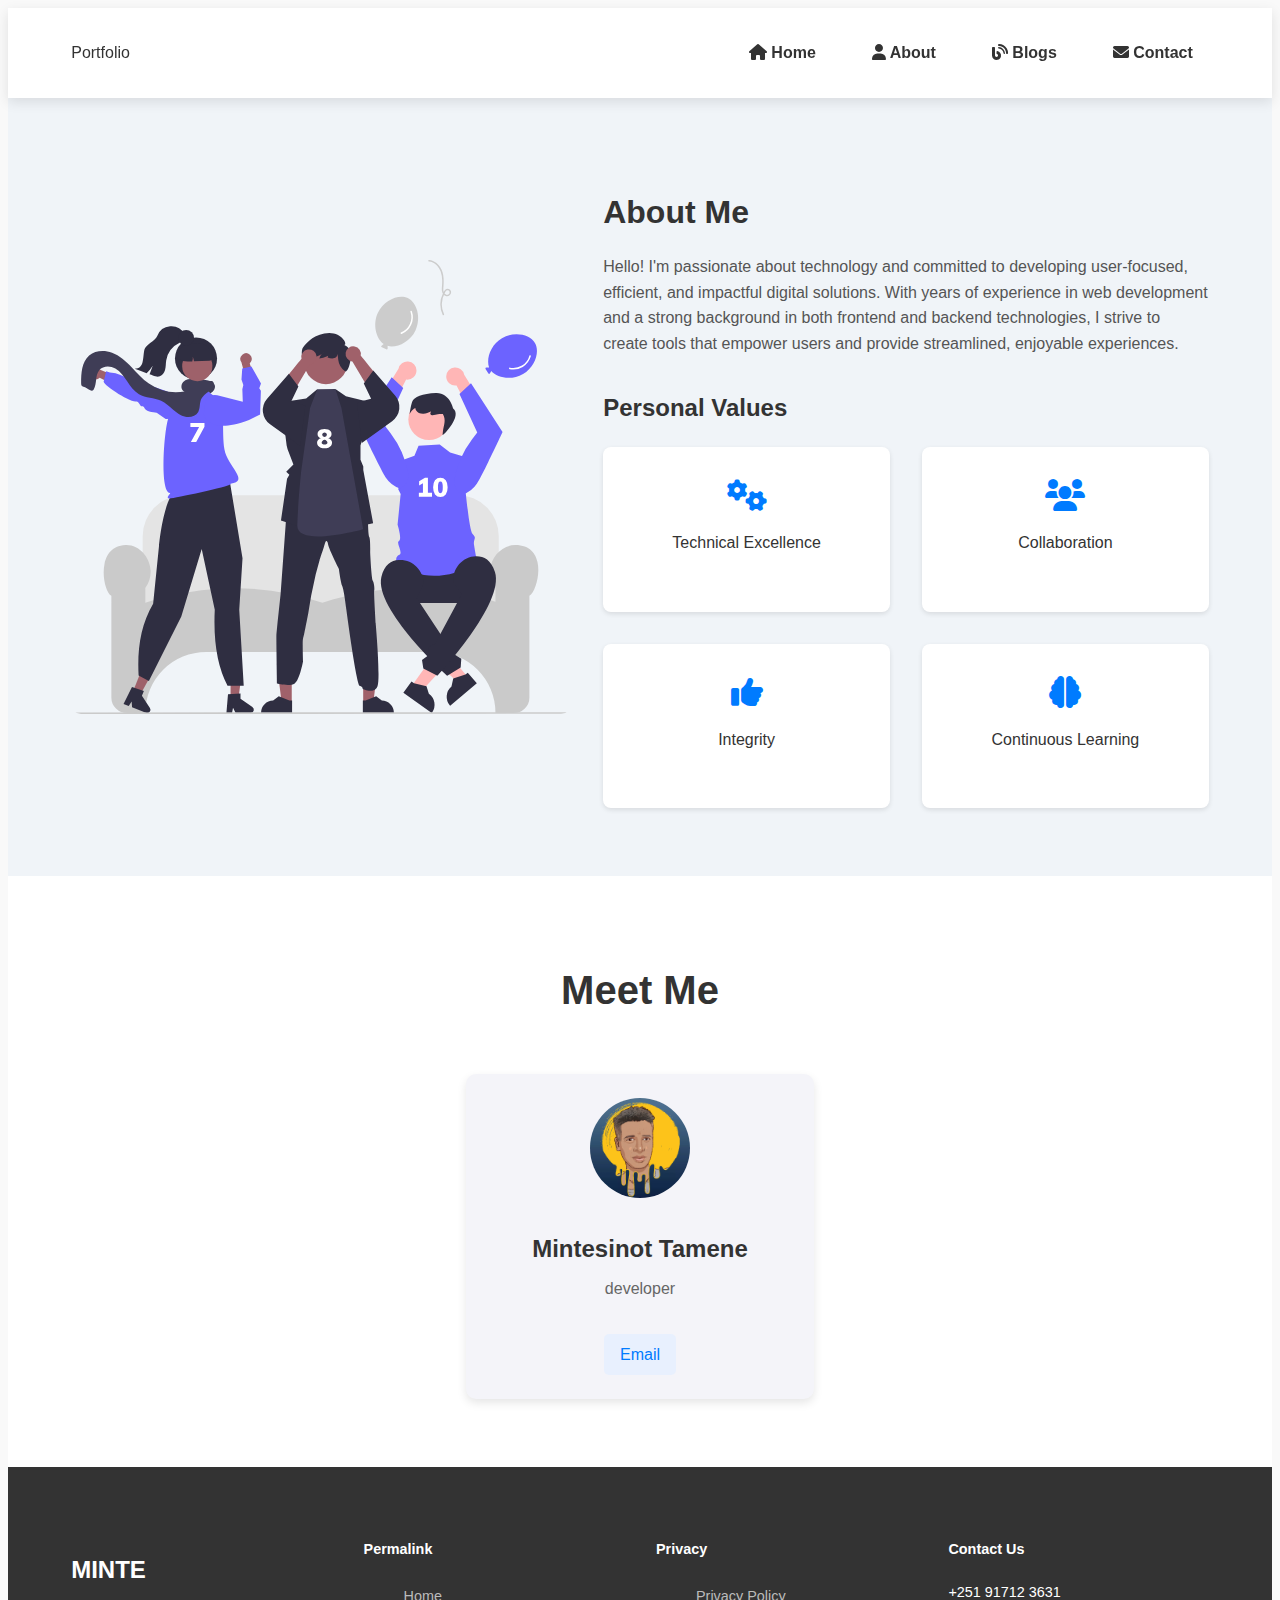
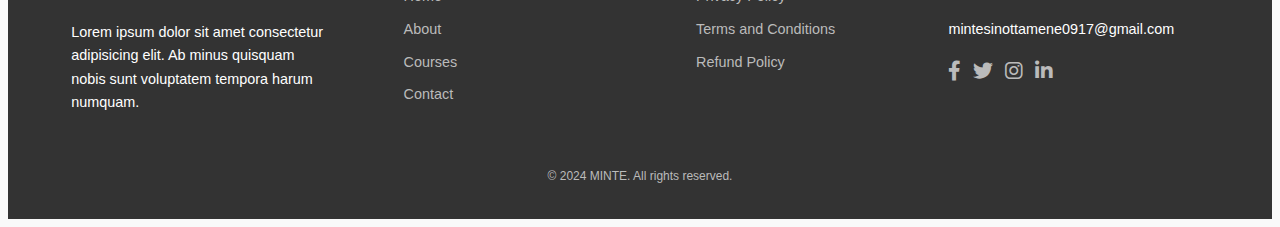
<file: about.html>
<!DOCTYPE html>
<html lang="en">
  <head>
    <meta charset="UTF-8" />
    <meta name="viewport" content="width=device-width, initial-scale=1.0" />
    <title>Portfolio Using HTML, CSS & JS</title>
    <link rel="stylesheet" href="./css/about.css" />
    <link
      rel="stylesheet"
      href="https://cdnjs.cloudflare.com/ajax/libs/font-awesome/6.0.0-beta3/css/all.min.css"
    />
  </head>
  <body>
    <!-- Navigation -->
    <nav>
      <div class="container nav_container">
        <a href="index.html" class="tracking-in-contract-bck">Portfolio</a>
        <ul class="nav_menu">
          <li>
            <a href="index.html"
              ><i class="fas fa-home"></i> <span>Home</span></a
            >
          </li>
          <li>
            <a href="about.html"
              ><i class="fas fa-user"></i> <span>About</span></a
            >
          </li>
          <li>
            <a href="blog.html"
              ><i class="fas fa-blog"></i> <span>Blogs</span></a
            >
          </li>
          <li>
            <a href="contact.html"
              ><i class="fas fa-envelope"></i> <span>Contact</span></a
            >
          </li>
        </ul>
        <button id="toggle-menu" aria-label="Toggle Navigation">
          <img src="asset/menu.svg" id="menu-icon" alt="Menu Icon" />
        </button>
      </div>
    </nav>

    <!-- About Achievements Section -->
    <section class="about_achievements">
      <div class="container about_achievements-container">
        <div class="about_achievements-left">
          <img src="./images/about achievements.svg" alt="Achievements" />
        </div>
        <div class="about_achievements-right">
          <h1>About Me</h1>
          <p>
            Hello! I'm passionate about technology and committed to developing
            user-focused, efficient, and impactful digital solutions. With years
            of experience in web development and a strong background in both
            frontend and backend technologies, I strive to create tools that
            empower users and provide streamlined, enjoyable experiences.
          </p>
          <h2>Personal Values</h2>
          <div class="achievements_cards">
            <article class="achievement_card">
              <span class="achievements_icon"><i class="fas fa-cogs"></i></span>
              <p>Technical Excellence</p>
            </article>
            <article class="achievement_card">
              <span class="achievements_icon"><i class="fas fa-users"></i></span>
              <p>Collaboration</p>
            </article>
            <article class="achievement_card">
              <span class="achievements_icon"><i class="fas fa-thumbs-up"></i></span>
              <p>Integrity</p>
            </article>
            <article class="achievement_card">
              <span class="achievements_icon"><i class="fas fa-brain"></i></span>
              <p>Continuous Learning</p>
            </article>
          </div>
        </div>
      </div>
    </section>
    

    <!-- Team Section -->
    <section class="team">
      <h2>Meet Me</h2>
      <div class="container team_container">
        <article class="team_member">
          <div class="team_member-image">
            <img src="./images/avatar.jpg" alt="Shatta Wale" />
          </div>
          <div class="team_member-info">
            <h4>Mintesinot Tamene</h4>
            <p>developer</p>
          </div>
          <div class="team_member-socials">
            <a href="mailto:mintesinottamene0917@gmail.com">Email</a>
          </div>
        </article>
        <!-- Repeat for other team members as needed -->
      </div>
    </section>

    <!-- Footer Section -->
    <footer>
      <div class="container footer_container">
        <div class="footer_1">
          <a href="index.html" class="footer_logo">
            <h4>MINTE</h4>
          </a>
          <p>
            Lorem ipsum dolor sit amet consectetur adipisicing elit. Ab minus
            quisquam nobis sunt voluptatem tempora harum numquam.
          </p>
        </div>
        <div class="footer_2">
          <h4>Permalink</h4>
          <ul class="permalinks">
            <li><a href="index.html">Home</a></li>
            <li><a href="about.html">About</a></li>
            <li><a href="blog.html">Courses</a></li>
            <li><a href="contact.html">Contact</a></li>
          </ul>
        </div>
        <div class="footer_3">
          <h4>Privacy</h4>
          <ul class="privacy">
            <li><a href="#">Privacy Policy</a></li>
            <li><a href="#">Terms and Conditions</a></li>
            <li><a href="#">Refund Policy</a></li>
          </ul>
        </div>
        <div class="footer_4">
          <h4>Contact Us</h4>
          <div>
            <p>+251 91712 3631</p>
            <p>
              <a href="mailto:mintesinottamene0917@gmail.com"
                >mintesinottamene0917@gmail.com</a
              >
            </p>
          </div>
          <div class="footer_socials">
            <a href="#" aria-label="Facebook" class="social_icon"
              ><i class="fab fa-facebook-f"></i
            ></a>
            <a href="#" aria-label="Twitter" class="social_icon"
              ><i class="fab fa-twitter"></i
            ></a>
            <a href="#" aria-label="Instagram" class="social_icon"
              ><i class="fab fa-instagram"></i
            ></a>
            <a href="#" aria-label="LinkedIn" class="social_icon"
              ><i class="fab fa-linkedin-in"></i
            ></a>
          </div>
        </div>
      </div>
      <div class="footer_copyright">
        <small>&copy; 2024 MINTE. All rights reserved.</small>
      </div>
    </footer>

    <!-- JavaScript for Toggle Menu -->
    <script>
      document
        .getElementById("toggle-menu")
        .addEventListener("click", function () {
          const navMenu = document.querySelector(".nav_menu");
          navMenu.classList.toggle("show");
        });
    </script>
  </body>
</html>
</file>
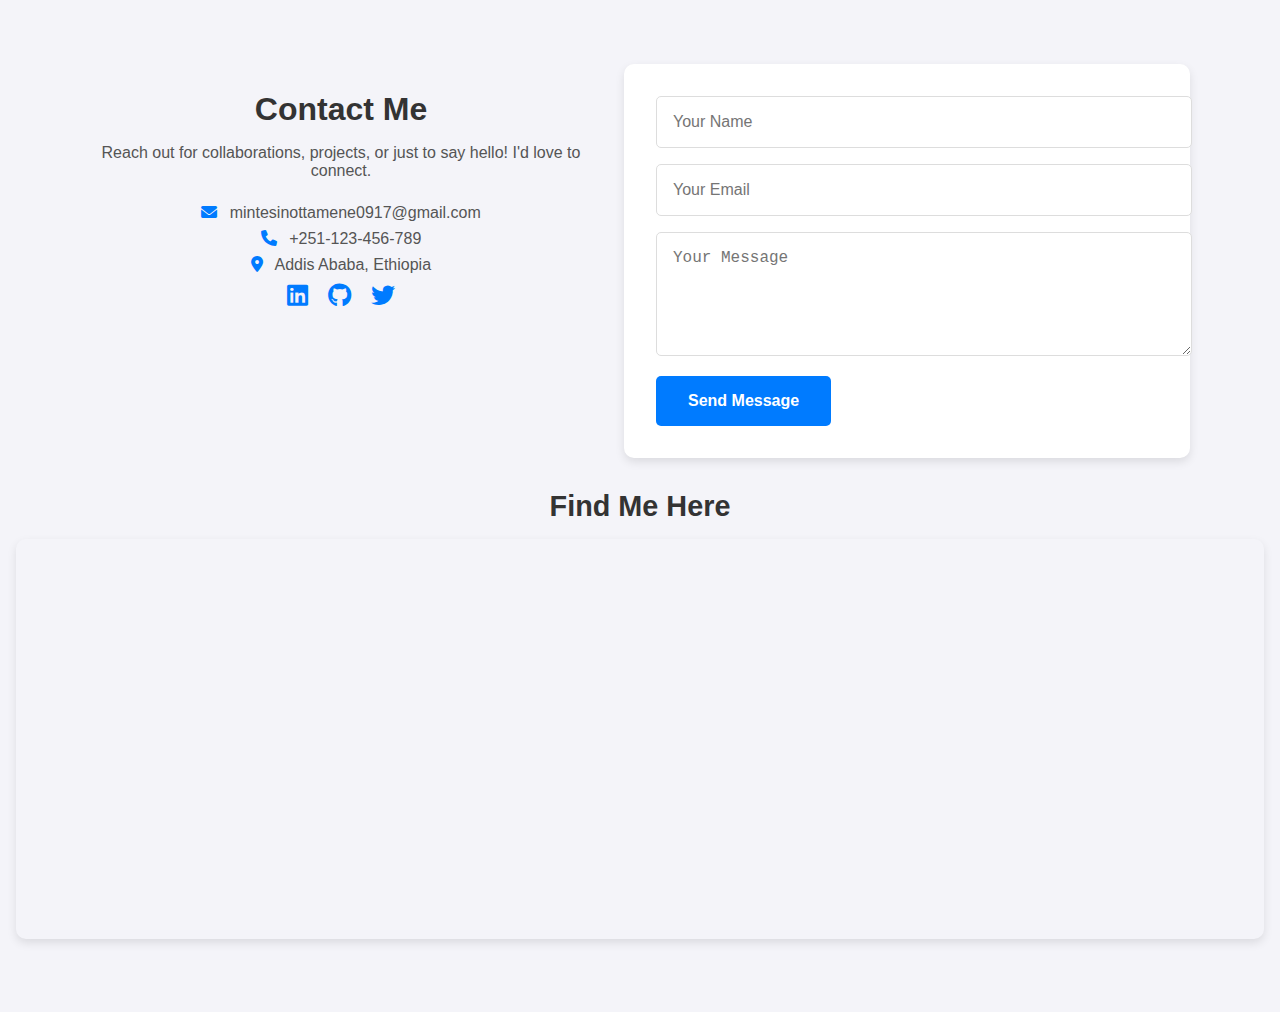
<file: contact.html>
<!DOCTYPE html>
<html lang="en">
<head>
  <meta charset="UTF-8">
  <meta name="viewport" content="width=device-width, initial-scale=1.0">
  <title>Contact Me</title>
  <link rel="stylesheet" href="./css/contact.css">
  <link rel="stylesheet" href="https://cdnjs.cloudflare.com/ajax/libs/font-awesome/6.0.0-beta3/css/all.min.css">
</head>
<body>
  <section class="contact">
    <div class="container contact_container">
      <div class="contact_info">
        <h2>Contact Me</h2>
        <p>
          Reach out for collaborations, projects, or just to say hello! I'd love to connect.
        </p>
        <div class="contact_details">
          <p><i class="fas fa-envelope"></i> mintesinottamene0917@gmail.com</p>
          <p><i class="fas fa-phone"></i> +251-123-456-789</p>
          <p><i class="fas fa-map-marker-alt"></i> Addis Ababa, Ethiopia</p>
        </div>
        <div class="contact_socials">
          <a href="#" target="_blank" aria-label="LinkedIn"><i class="fab fa-linkedin"></i></a>
          <a href="#" target="_blank" aria-label="GitHub"><i class="fab fa-github"></i></a>
          <a href="#" target="_blank" aria-label="Twitter"><i class="fab fa-twitter"></i></a>
        </div>
      </div>
      <form class="contact_form">
        <input type="text" name="name" placeholder="Your Name" required />
        <input type="email" name="email" placeholder="Your Email" required />
        <textarea name="message" rows="5" placeholder="Your Message" required></textarea>
        <button type="submit" class="btn">Send Message</button>
      </form>
    </div>
    <div class="map_container">
      <h3>Find Me Here</h3>
      <iframe
        src="https://www.google.com/maps/embed?pb=!1m18!1m12!1m3!1d31697.370981946177!2d38.70715846837765!3d9.012301118640763!2m3!1f0!2f0!3f0!3m2!1i1024!2i768!4f13.1!3m3!1m2!1s0x164b8516b13c72e9%3A0x1f6e8c5d4bcf8e8a!2sAddis%20Ababa%2C%20Ethiopia!5e0!3m2!1sen!2sus!4v1639689247340!5m2!1sen!2sus"
        width="100%"
        height="400"
        style="border: 0"
        allowfullscreen=""
        loading="lazy"
      ></iframe>
    </div>
  </section>
</body>
</html>
</file>
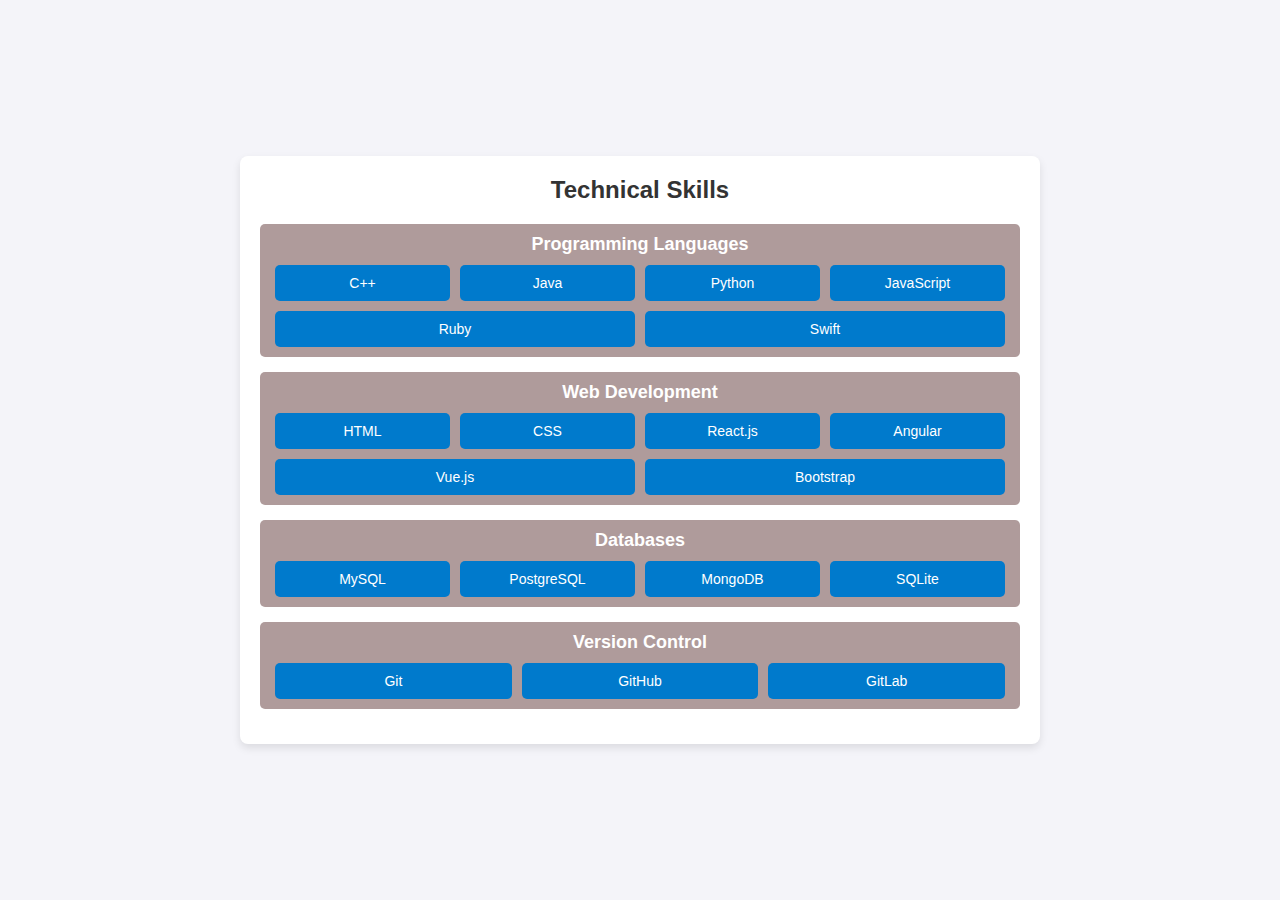
<file: test.html>
<!DOCTYPE html>
<html lang="en">
  <head>
    <meta charset="UTF-8" />
    <meta name="viewport" content="width=device-width, initial-scale=1.0" />
    <title>Technical Skills</title>
    <!-- Link Font Awesome for Icons -->
  <link rel="stylesheet" href="https://cdnjs.cloudflare.com/ajax/libs/font-awesome/6.0.0-beta3/css/all.min.css">
    <style>
      * {
        margin: 0;
        padding: 0;
        box-sizing: border-box;
        font-family: Arial, sans-serif;
      }

      body {
        display: flex;
        justify-content: center;
        align-items: center;
        min-height: 100vh;
        background-color: #f4f4f9;
        padding: 20px;
      }

      .skills-container {
        width: 100%;
        max-width: 800px;
        background-color: #fff;
        padding: 20px;
        border-radius: 8px;
        box-shadow: 0 4px 8px rgba(0, 0, 0, 0.1);
      }

      h2 {
        font-size: 24px;
        color: #333;
        margin-bottom: 20px;
        text-align: center;
      }

      .skill-category {
        margin-bottom: 15px;
        flex: 1 1 100px;
        padding: 10px 15px;
        background-color: #af9b9b;
        border-radius: 5px;
        text-align: center;
        font-size: 14px;
      }

      .skill-category h3 {
        font-size: 18px;
        color: #fff;
        margin-bottom: 10px;
      }

      .skills-list {
        display: flex;
        flex-wrap: wrap;
        gap: 10px;
      }

      .skill-item {
        flex: 1 1 100px;
        padding: 10px 15px;
        background-color: #007acc;
        color: #fff;
        border-radius: 5px;
        text-align: center;
        font-size: 14px;
        white-space: nowrap;
      }

      /* Responsive Design */
      @media (min-width: 576px) {
        .skill-item {
          flex: 1 1 calc(50% - 10px);
        }
      }

      @media (min-width: 768px) {
        .skill-item {
          flex: 1 1 calc(33.333% - 10px);
        }
      }

      @media (min-width: 992px) {
        .skill-item {
          flex: 1 1 calc(25% - 10px);
        }
      }
    </style>
  </head>
  <body>
    <div class="skills-container">
      <h2>Technical Skills</h2>

      <div class="skill-category">
        <h3>Programming Languages</h3>
        <div class="skills-list">
          <div class="skill-item">C++</div>
          <div class="skill-item">Java</div>
          <div class="skill-item">Python</div>
          <div class="skill-item">JavaScript</div>
          <div class="skill-item">Ruby</div>
          <div class="skill-item">Swift</div>
        </div>
      </div>

      <div class="skill-category">
        <h3>Web Development</h3>
        <div class="skills-list">
          <div class="skill-item">HTML</div>
          <div class="skill-item">CSS</div>
          <div class="skill-item">React.js</div>
          <div class="skill-item">Angular</div>
          <div class="skill-item">Vue.js</div>
          <div class="skill-item">Bootstrap</div>
        </div>
      </div>

      <div class="skill-category">
        <h3>Databases</h3>
        <div class="skills-list">
          <div class="skill-item">MySQL</div>
          <div class="skill-item">PostgreSQL</div>
          <div class="skill-item">MongoDB</div>
          <div class="skill-item">SQLite</div>
        </div>
      </div>

      <div class="skill-category">
        <h3>Version Control</h3>
        <div class="skills-list">
          <div class="skill-item">Git</div>
          <div class="skill-item">GitHub</div>
          <div class="skill-item">GitLab</div>
        </div>
      </div>
    </div>
  </body>
</html>
</file>
<file: css/about.css>
body {
  font-family: 'Segoe UI', Tahoma, Geneva, Verdana, sans-serif;
  line-height: 1.6;
  background-color: #f9f9f9;
  color: #333;
}

/* General Image Styling */
img {
  display: block;
  max-width: 100%;
  height: auto; /* Ensures images maintain aspect ratio */
  border-radius: 8px; /* Optional: rounded corners */
}

/* Specific Image Container */
.about_achievements-left img {
  width: 100%;
  height: auto;
  object-fit: cover; /* Maintain image aspect ratio within its container */
  border-radius: 10px;
  transition: transform 0.3s ease;
}

.about_achievements-left img:hover {
  transform: scale(1.05); /* Zoom effect on hover */
}

/* Team Member Image */
.team_member-image img {
  border-radius: 50%;
  width: 150px;
  height: 150px;
  object-fit: cover; /* Keeps the image centered and cropped in a circle */
  margin-bottom: 1rem;
}

a {
  color: inherit;
  text-decoration: none;
  transition: color 0.3s ease;
}

a:hover {
  color: #007bff;
}

.container {
  width: 90%;
  max-width: 1200px;
  margin: 0 auto;
  padding: 20px 0;
}

/* Navbar */
nav {
  background: #fff;
  box-shadow: 0 4px 12px rgba(0, 0, 0, 0.1);
  position: sticky;
  top: 0;
  z-index: 10;
}

.nav_container {
  display: flex;
  align-items: center;
  justify-content: space-between;
  padding: 1rem 0;
}

.nav_menu {
  display: flex;
  gap: 1.5rem;
}

.nav_menu li {
  list-style: none;
}

.nav_menu a {
  font-weight: 600;
  padding: 0.5rem 1rem;
  border-radius: 4px;
  transition: background-color 0.3s ease, color 0.3s ease;
}

.nav_menu a:hover {
  background-color: #007bff;
  color: #fff;
}

#toggle-menu {
  display: none;
  background: none;
  border: none;
  cursor: pointer;
}

#menu-icon {
  width: 25px;
}
/* About Achievements Section */
/* About Achievements Section */
.about_achievements {
  padding: 3rem 0;
  background-color: #f0f4f8; /* Light background color for contrast */
}

.about_achievements-container {
  display: flex;
  align-items: center; /* Vertically center align items */
  gap: 2rem; /* Space between left and right sections */
  flex-wrap: wrap; /* Allows items to wrap on smaller screens */
}

.about_achievements-left {
  flex: 1; /* Allow the left section to grow */
  max-width: 500px; /* Set a maximum width for better layout */
}

.about_achievements-left img {
  width: 100%; /* Make the image responsive */
  height: auto; /* Maintain aspect ratio */
  border-radius: 10px; /* Optional: rounded corners */
  transition: transform 0.3s ease; /* Smooth transition for hover effect */
}

.about_achievements-left img:hover {
  transform: scale(1.05); /* Zoom effect on hover */
}

.about_achievements-right {
  flex: 1; /* Allow the right section to take more space */
}

.about_achievements-right h1 {
  font-size: 2rem; /* Adjust heading size */
  margin-bottom: 1rem; /* Space below heading */
  color: #333; /* Dark color for contrast */
}

.about_achievements-right p {
  margin-bottom: 2rem; /* Space below paragraph */
  line-height: 1.6; /* Improve readability */
  color: #555; /* Slightly lighter text color */
}

.achievements_cards {
  display: flex;
  gap: 2rem; /* Space between cards */
  flex-wrap: wrap; /* Allow cards to wrap on smaller screens */
}

.achievement_card {
  background: #fff; /* White background for cards */
  padding: 1.5rem;
  border-radius: 8px;
  box-shadow: 0 2px 5px rgba(0, 0, 0, 0.1);
  flex: 1 1 150px; /* Allow cards to grow and shrink */
  text-align: center; /* Center text */
  transition: transform 0.3s ease; /* Smooth transition for hover effect */
}

.achievement_card:hover {
  transform: translateY(-5px); /* Lift effect on hover */
}

.achievements_icon {
  font-size: 2rem; /* Size for icons */
  color: #007bff; /* Icon color */
  margin-bottom: 0.5rem; /* Space below icon */
}

.achievement_card p {
  color: #333; /* Dark color for paragraph text */
  font-size: 1rem;
  margin-top: 0.5rem; /* Space above text */
}

/* Team Section */
.team {
  padding: 3rem 0; /* Padding for spacious look */
  background: #fff; /* White background */
}

.team h2 {
  text-align: center;
  font-size: 2.5rem;
  margin-bottom: 2rem; /* Space below the heading */
  color: #333; /* Darker text color for contrast */
}

.team_container {
  display: flex;
  flex-wrap: wrap;
  gap: 2rem; /* Space between team members */
  justify-content: center; /* Center align items */
}

.team_member {
  background: #f4f4f9; /* Light background for member cards */
  border-radius: 10px;
  padding: 1.5rem;
  text-align: center;
  box-shadow: 0 4px 10px rgba(0, 0, 0, 0.1);
  transition: transform 0.3s ease; /* Smooth hover effect */
  flex: 1 1 250px; /* Responsive width for team members */
  max-width: 300px; /* Max width for cards */
}

.team_member:hover {
  transform: translateY(-5px); /* Lift effect on hover */
}

.team_member-image {
  display: flex; /* Use flexbox for centering */
  justify-content: center; /* Center the image horizontally */
  align-items: center; /* Center the image vertically if needed */
  margin-bottom: 1rem; /* Space below the image */
}

.team_member-image img {
  width: 100px; /* Set fixed width for images */
  height: 100px; /* Set fixed height for images */
  border-radius: 50%; /* Make image round */
  object-fit: cover; /* Maintain aspect ratio and fill the box */
}

.team_member-info h4 {
  font-size: 1.5rem; /* Adjusted heading size */
  margin: 0.5rem 0; /* Space around name */
  color: #333; /* Dark color for names */
}

.team_member-info p {
  margin: 0; /* Remove default margin for paragraph */
  color: #666; /* Slightly lighter color for the role */
}

.team_member-socials {
  margin-top: 1rem; /* Space above socials */
}

.team_member-socials a {
  display: inline-block;
  margin-top: 1rem;
  color: #007bff; /* Link color */
  padding: 0.5rem 1rem; /* Padding for buttons */
  border-radius: 5px;
  background-color: #e8f0fe; /* Light background for button */
  font-weight: 500;
  transition: background-color 0.3s ease, color 0.3s ease; /* Smooth transitions */
}

.team_member-socials a:hover {
  background-color: #007bff; /* Darker background on hover */
  color: #fff; /* White text on hover */
}



/* Footer */
footer {
  background-color: #333;
  color: #fff;
  padding: 2rem 0;
  font-size: 0.9rem;
}

.footer_container {
  display: flex;
  flex-wrap: wrap;
  gap: 2rem;
}

.footer_1,
.footer_2,
.footer_3,
.footer_4 {
  flex: 1;
  min-width: 220px;
}

.footer_logo h4 {
  font-size: 1.5rem;
  color: #fff;
}

.footer_logo p {
  color: #aaa;
  line-height: 1.75;
}

.permalinks,
.privacy {
  list-style: none;
}

.permalinks a,
.privacy a {
  color: #bbb;
  display: block;
  padding: 0.3rem 0;
}

.permalinks a:hover,
.privacy a:hover {
  color: #007bff;
}

.footer_socials .social_icon {
  color: #bbb;
  margin-right: 0.5rem;
  font-size: 1.25rem;
  transition: color 0.3s ease;
}

.footer_socials .social_icon:hover {
  color: #007bff;
}

.footer_copyright {
  text-align: center;
  padding-top: 1rem;
  color: #bbb;
}

/* Responsive */
@media (max-width: 768px) {
  .nav_menu {
    display: none;
  }

  #toggle-menu {
    display: block;
  }

  .nav_menu.show {
    display: flex;
    flex-direction: column;
    position: absolute;
    top: 100%;
    right: 0;
    background-color: #fff;
    width: 100%;
    box-shadow: 0 4px 12px rgba(0, 0, 0, 0.1);
  }

  .about_achievements-container,
  .team_container {
    flex-direction: column;
  }

  .achievements_cards,
  .footer_container {
    flex-direction: column;
  }
}
</file>
<file: css/contact.css>
/* General Styling */
body {
    font-family: Arial, sans-serif;
    margin: 0;
    padding: 0;
    background-color: #f4f4f9;
  }
  
  /* Contact Section */
  .contact {
    padding: 4rem 1rem;
    background-color: #f4f4f9;
  }
  
  .contact_container {
    display: flex;
    gap: 2rem;
    flex-wrap: wrap;
    justify-content: center;
    max-width: 1100px;
    margin: 0 auto;
  }
  
  .contact_info {
    flex: 1;
    min-width: 300px;
    text-align: center;
    color: #333;
  }
  
  .contact_info h2 {
    font-size: 2rem;
    margin-bottom: 1rem;
  }
  
  .contact_info p {
    margin-bottom: 1.5rem;
    color: #555;
  }
  
  .contact_details p {
    font-size: 1rem;
    margin: 0.5rem 0;
    color: #555;
  }
  
  .contact_details i {
    margin-right: 0.5rem;
    color: #007bff;
  }
  
  .contact_socials a {
    margin: 0 0.5rem;
    font-size: 1.5rem;
    color: #007bff;
    transition: color 0.3s;
  }
  
  .contact_socials a:hover {
    color: #0056b3;
  }
  
  /* Contact Form */
  .contact_form {
    flex: 1;
    min-width: 300px;
    background-color: #fff;
    padding: 2rem;
    border-radius: 10px;
    box-shadow: 0 4px 10px rgba(0, 0, 0, 0.1);
  }
  
  .contact_form input,
  .contact_form textarea {
    width: 100%;
    padding: 1rem;
    margin-bottom: 1rem;
    border: 1px solid #ddd;
    border-radius: 5px;
    font-size: 1rem;
    color: #333;
  }
  
  .contact_form input:focus,
  .contact_form textarea:focus {
    border-color: #007bff;
    outline: none;
  }
  
  .contact_form .btn {
    display: inline-block;
    padding: 1rem 2rem;
    font-size: 1rem;
    font-weight: bold;
    color: #fff;
    background-color: #007bff;
    border: none;
    border-radius: 5px;
    cursor: pointer;
    transition: background-color 0.3s;
  }
  
  .contact_form .btn:hover {
    background-color: #0056b3;
  }
  
  /* Map Section */
  .map_container {
    width: 100%;
    margin-top: 2rem;
    text-align: center;
  }
  
  .map_container h3 {
    font-size: 1.8rem;
    margin-bottom: 1rem;
    color: #333;
  }
  
  .map_container iframe {
    width: 100%;
    height: 400px;
    border: none;
    border-radius: 10px;
    box-shadow: 0 4px 10px rgba(0, 0, 0, 0.1);
  }
  
  /* Responsive Styles */
  @media (max-width: 768px) {
    .contact_container {
      flex-direction: column;
      padding: 1rem;
    }
  
    .contact_info h2 {
      font-size: 1.8rem;
    }
  
    .contact_form {
      margin-top: 1.5rem;
    }
  
    .map_container h3 {
      font-size: 1.6rem;
    }
  
    .contact_form input,
    .contact_form textarea {
      padding: 0.8rem;
    }
  
    .contact_form .btn {
      padding: 0.8rem 1.5rem;
      font-size: 0.9rem;
    }
  }
  
  @media (max-width: 480px) {
    .contact_info h2 {
      font-size: 1.5rem;
    }
  
    .contact_info p,
    .contact_details p,
    .map_container h3 {
      font-size: 0.9rem;
    }
  
    .contact_form {
      padding: 1.5rem;
    }
  
    .contact_form input,
    .contact_form textarea {
      padding: 0.7rem;
      font-size: 0.9rem;
    }
  
    .contact_form .btn {
      padding: 0.7rem 1.2rem;
      font-size: 0.85rem;
    }
  
    .contact_socials a {
      font-size: 1.2rem;
    }
  
    .map_container iframe {
      height: 300px;
    }
  }
</file>
